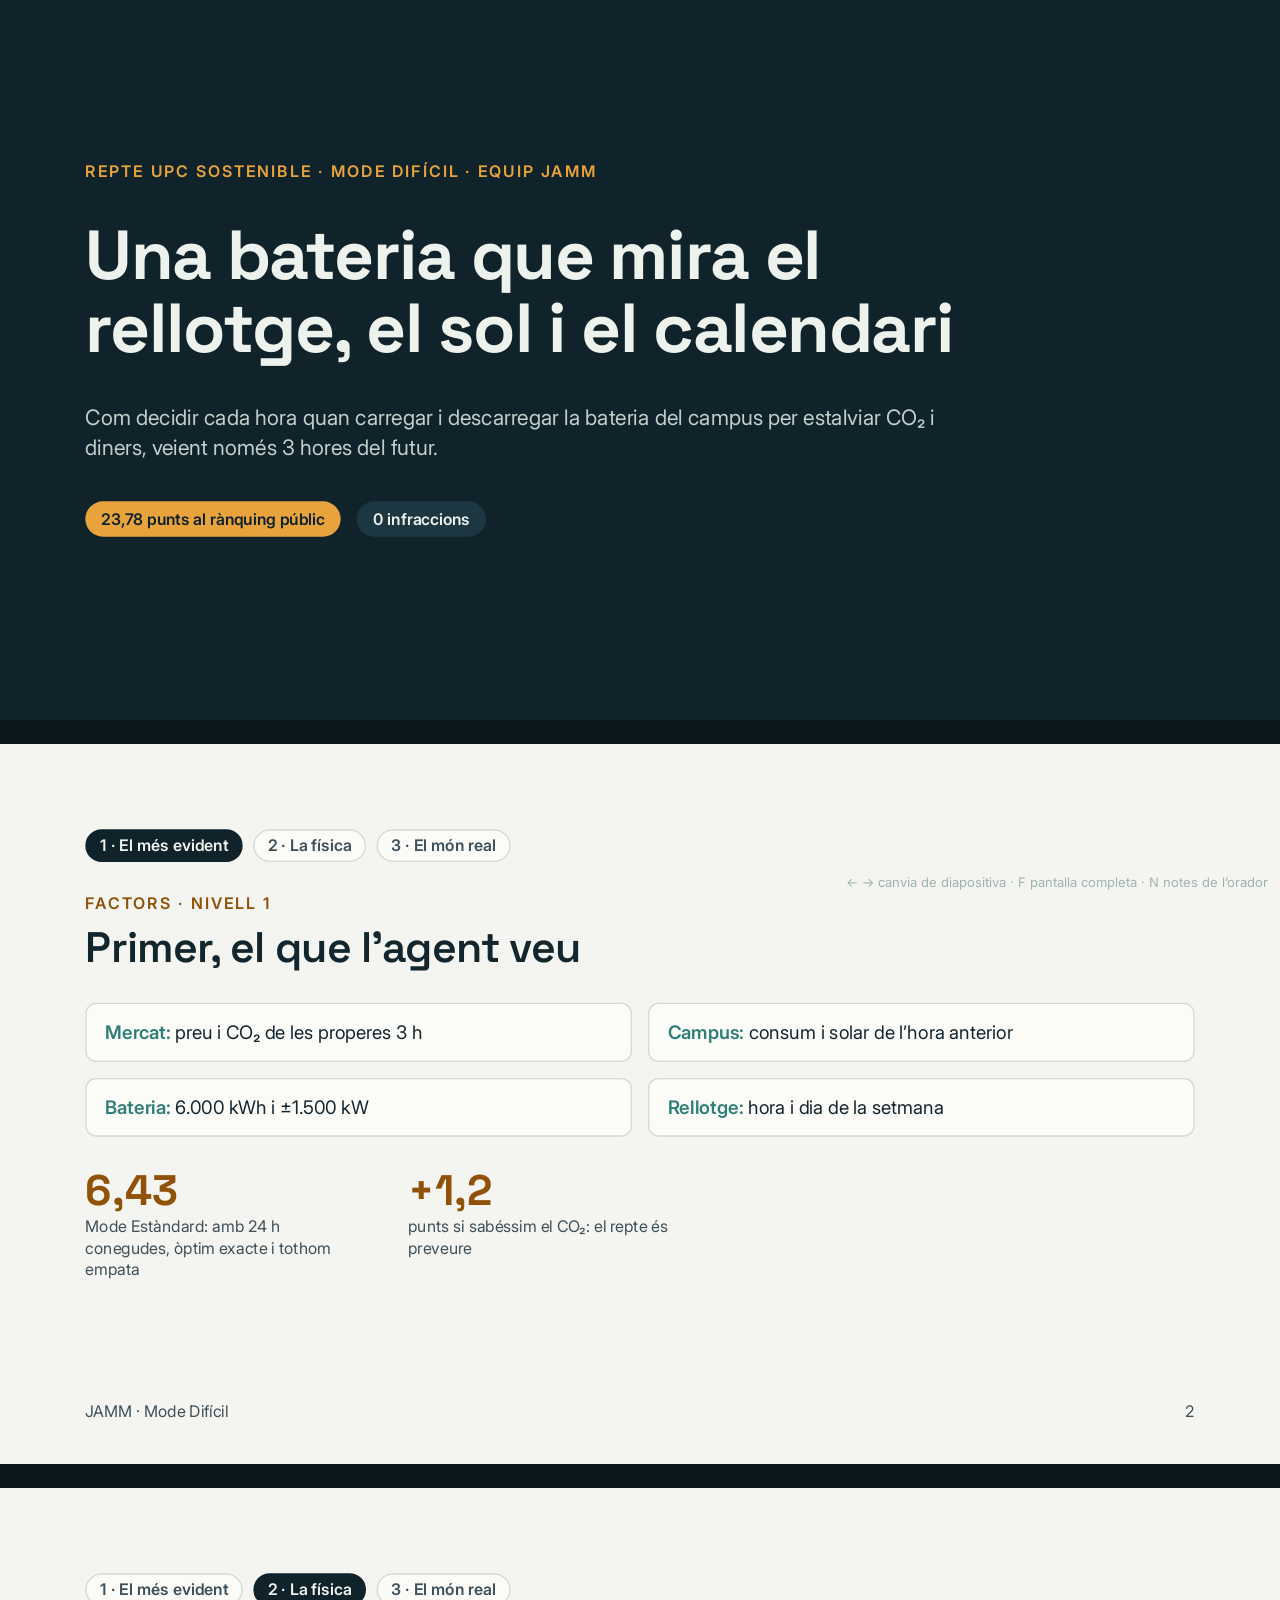
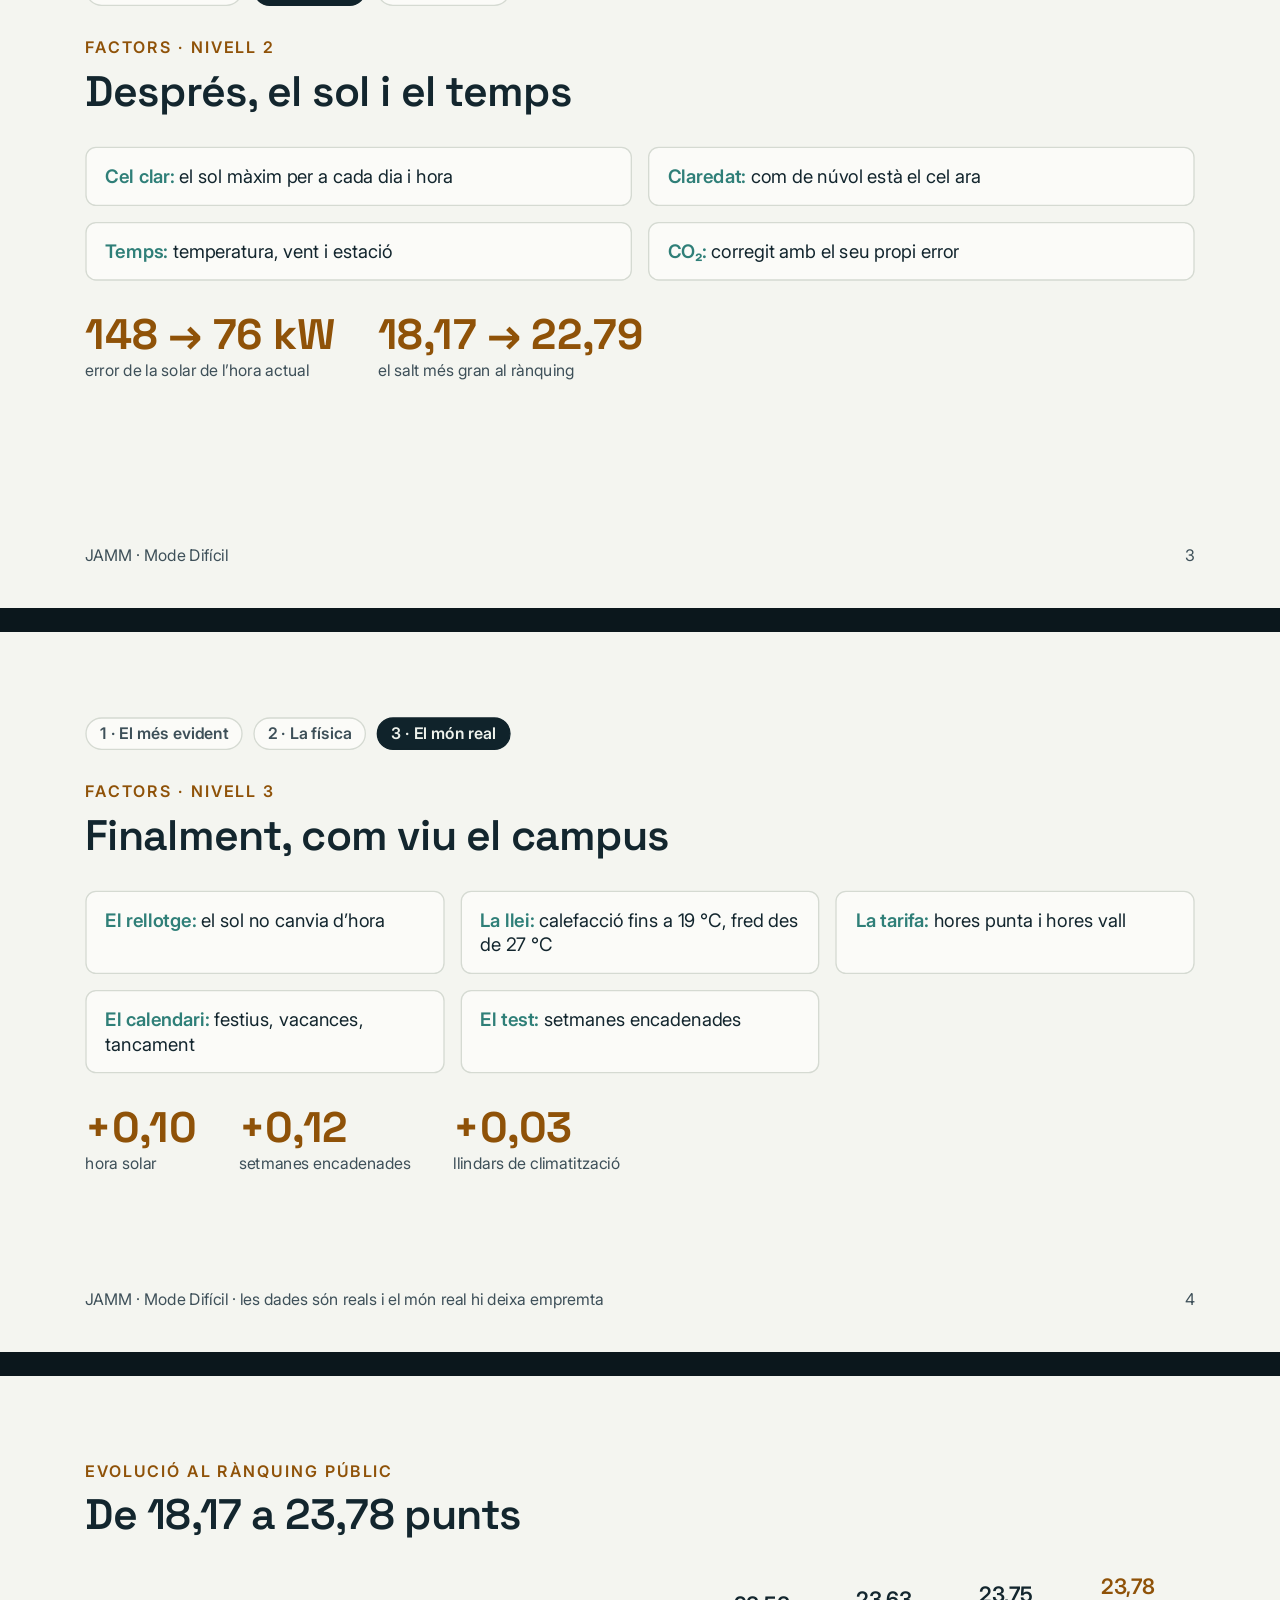
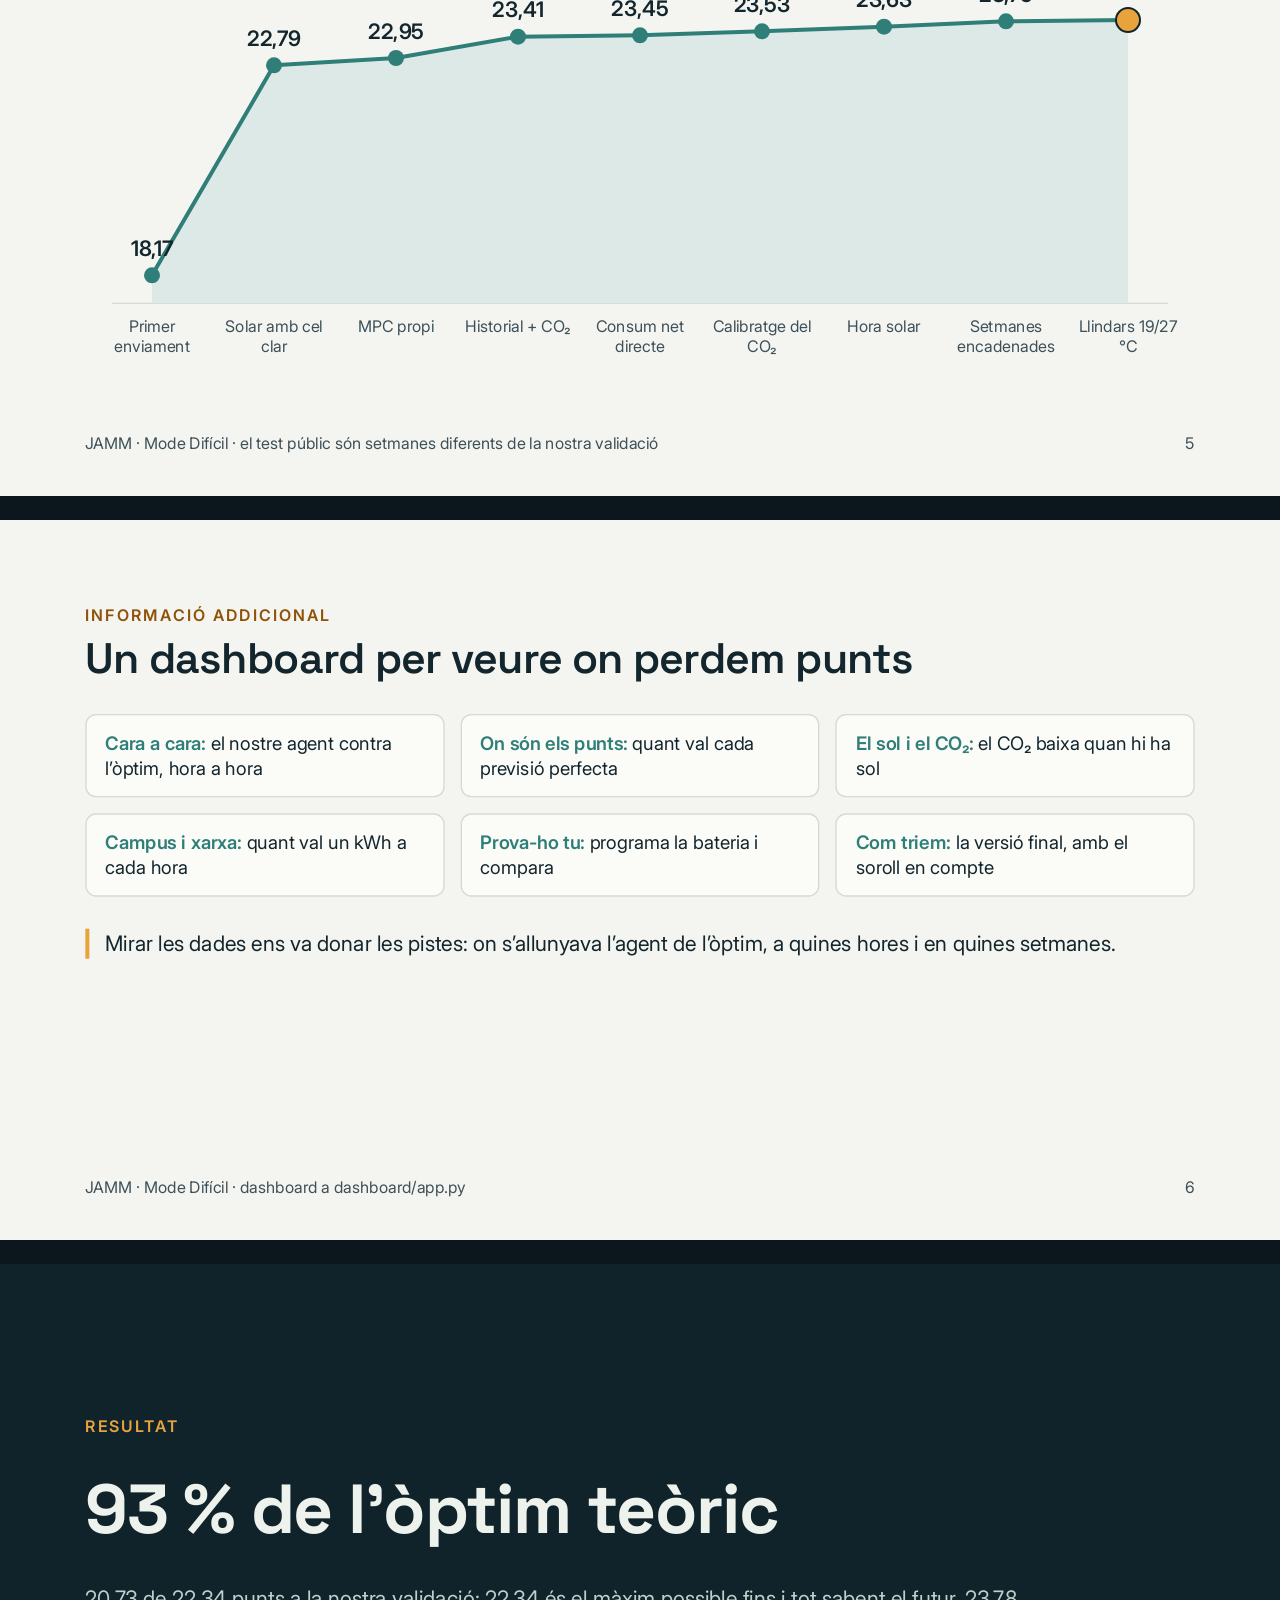
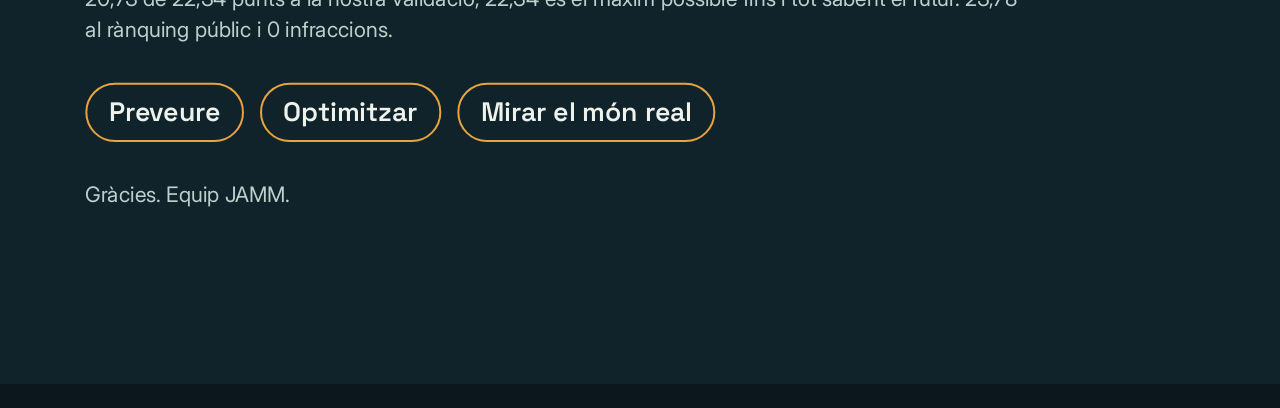
<file: docs/presentacio_JAMM_ca.html>
<!doctype html>
<html lang="ca"><head><meta charset="utf-8"><meta name="viewport" content="width=device-width,initial-scale=1">
<title>JAMM · Bateria del campus</title>
<link rel="stylesheet" href="https://fonts.googleapis.com/css2?family=Space+Grotesk:wght@300..700&family=Inter:wght@400;600&display=swap">
<style>
html,body{margin:0;background:#0B171C;}
body{counter-reset:page;}
.frame{position:relative;width:100vw;overflow:hidden;margin:0 auto 24px;}
.frame>section{position:absolute;left:0;top:0;width:1920px;height:1080px;transform-origin:0 0;}
.frame>section aside{display:none;}
body.notes .frame>section aside{display:block;position:absolute;left:128px;right:128px;bottom:8px;font-size:22px;line-height:1.35;background:rgba(16,35,43,.92);color:#EEF2EC;padding:16px 20px;border-radius:12px;}
.help{position:fixed;right:12px;bottom:10px;font:13px Inter,Arial,sans-serif;color:#9fb3b0;}
h1,h2,h3,p,ul{margin:0;}
:root {
  --dark: #10232B;
  --light: #F4F5F0;
  --amber: #E8A33D;
  --amber-ink: #8F5208;
  --ink: #13262E;
  --body: #3E5059;
  --dbody: #BFD0CC;
  --card: #FBFBF8;
  --line: #D5DAD2;
  --teal: #2F7F78;
}

section {
  background: var(--light);
  color: var(--ink);
  font-family: 'Inter', Arial, sans-serif;
  padding: 128px 128px 160px;
  display: flex;
  flex-direction: column;
  gap: 48px;
  box-sizing: border-box;
  counter-increment: page;
}
section.dark { background: var(--dark); color: #EEF2EC; }
section.accent { background: var(--amber); color: var(--dark); }

h1 { font-family: 'Space Grotesk', Arial, sans-serif; font-size: 104px; font-weight: 700; line-height: 1.05; letter-spacing: -2px; }
h2 { font-family: 'Space Grotesk', Arial, sans-serif; font-size: 64px; font-weight: 600; line-height: 1.1; letter-spacing: -1px; }
h3 { font-family: 'Space Grotesk', Arial, sans-serif; font-size: 40px; font-weight: 600; line-height: 1.15; }

.eyebrow { font-size: 24px; font-weight: 600; letter-spacing: 3px; text-transform: uppercase; color: var(--amber-ink); }
section.dark .eyebrow { color: var(--amber); }
section.accent .eyebrow { color: var(--dark); }

.lead { font-size: 32px; line-height: 1.45; color: var(--body); }
section.dark .lead { color: var(--dbody); }
section.accent .lead { color: var(--dark); }

.head { display: flex; flex-direction: column; gap: 16px; }

/* pie: una fila fijada */
.foot { position: absolute; left: 128px; bottom: 64px; width: 1664px; display: flex; justify-content: space-between; }
.foot .ft { font-size: 24px; color: var(--body); }
section.dark .foot .ft { color: var(--dbody); }
section.accent .foot .ft { color: var(--dark); }
.pg { font-size: 24px; color: var(--body); }
.pg::after { content: counter(page); }
section.accent .pg { color: var(--dark); }

/* portada */
.cover-title { max-width: 1400px; }
.cover-meta { display: flex; gap: 24px; }
.pill { font-size: 24px; font-weight: 600; padding: 12px 24px; border-radius: 999px; background: #1C3741; color: #EEF2EC; }
.pill.hot { background: var(--amber); color: var(--dark); }

/* tarjetas de cifras */
.tiles { display: grid; grid-template-columns: repeat(4, 1fr); gap: 24px; }
.tile { background: var(--card); border: 2px solid var(--line); border-radius: 16px; padding: 32px; display: flex; flex-direction: column; gap: 8px; }
.tile .big { font-family: 'Space Grotesk', Arial, sans-serif; font-size: 64px; font-weight: 600; line-height: 1.05; color: var(--ink); }
.tile .lbl { font-size: 24px; line-height: 1.35; color: var(--body); }
.formula { font-size: 32px; font-weight: 600; padding: 28px 32px; border-radius: 16px; background: var(--dark); color: #EEF2EC; }
.note { font-size: 24px; line-height: 1.4; color: var(--body); }

/* flujo de decisión */
.flow { display: flex; align-items: center; gap: 16px; }
.step { flex: 1; background: var(--card); border: 2px solid var(--line); border-radius: 16px; padding: 32px; display: flex; flex-direction: column; gap: 12px; align-self: stretch; }
.step .n { font-size: 24px; font-weight: 600; color: var(--amber-ink); }
.step .t { font-size: 24px; line-height: 1.4; color: var(--body); }
.arrow { width: 56px; height: 28px; background: var(--amber); }
.loop { font-size: 32px; line-height: 1.4; color: var(--ink); padding-left: 24px; border-left: 6px solid var(--amber); }

/* cifras grandes (diapositiva de acento) */
.vo { display: grid; grid-template-columns: repeat(3, 1fr); gap: 48px; }
.vo-item { display: flex; flex-direction: column; gap: 12px; padding-top: 24px; border-top: 4px solid var(--dark); }
.vo-item .num { font-family: 'Space Grotesk', Arial, sans-serif; font-size: 104px; font-weight: 700; line-height: 1; color: var(--dark); }
.vo-item .what { font-size: 32px; line-height: 1.35; color: var(--dark); }

/* gráfico de evolución */
.chart { position: relative; width: 1664px; height: 560px; }
.chart .val { position: absolute; width: 160px; font-size: 32px; font-weight: 600; text-align: center; color: var(--ink); }
.chart .val.best { color: var(--amber-ink); }
.chart .lab { position: absolute; top: 520px; width: 220px; font-size: 24px; line-height: 1.25; text-align: center; color: var(--body); }

/* tabla */
.tbl { font-size: 32px; color: var(--ink); width: 1664px; }

/* tarjetas del mundo real */
.cards3 { display: grid; grid-template-columns: repeat(3, 1fr); gap: 32px; }
.wcard { background: var(--card); border: 2px solid var(--line); border-radius: 16px; padding: 36px; display: flex; flex-direction: column; gap: 16px; }
.wcard .tag { font-size: 24px; font-weight: 600; letter-spacing: 2px; text-transform: uppercase; color: var(--teal); }
.wcard .txt { font-size: 32px; line-height: 1.35; color: var(--body); }
.wcard .res { font-size: 24px; font-weight: 600; line-height: 1.35; padding: 12px 18px; border-radius: 10px; background: #EFE3CF; color: var(--ink); }
.wcard .res.off { background: #E4E8E2; color: var(--body); }

/* filas de rigor */
.rows { display: flex; flex-direction: column; gap: 24px; }
.row { display: flex; gap: 32px; align-items: flex-start; background: var(--card); border: 2px solid var(--line); border-radius: 16px; padding: 24px 36px; }
.row .k { font-family: 'Space Grotesk', Arial, sans-serif; font-size: 64px; font-weight: 700; line-height: 1; color: var(--amber-ink); min-width: 64px; }
.row .rt { display: flex; flex-direction: column; gap: 8px; }
.row .rt .t { font-size: 32px; line-height: 1.35; color: var(--body); }

/* factors: tres nivells, del més evident al més concret */
.sub { font-size: 24px; line-height: 1.4; color: var(--body); }
.tiers { display: grid; grid-template-columns: repeat(3, 1fr); gap: 32px; }
.tier { background: var(--card); border: 2px solid var(--line); border-radius: 16px; padding: 32px 36px; display: flex; flex-direction: column; gap: 14px; }
.tier.hot { border: 3px solid var(--amber); background: #FBF4E8; }
.tier .lvl { font-size: 24px; font-weight: 600; letter-spacing: 2px; text-transform: uppercase; color: var(--teal); }
.tier.hot .lvl { color: var(--amber-ink); }
.tier .fl { font-size: 28px; line-height: 1.35; color: var(--ink); padding-left: 32px; }

/* recorregut en tres nivells */
.steps { display: flex; gap: 16px; }
.stp { font-size: 24px; font-weight: 600; padding: 8px 20px; border-radius: 999px; border: 2px solid var(--line); color: var(--body); background: var(--card); }
.stp.on { background: var(--dark); border-color: var(--dark); color: #EEF2EC; }
section.accent .stp { background: #F6D49E; border-color: #F6D49E; color: var(--dark); }
section.accent .stp.on { background: var(--dark); border-color: var(--dark); color: #EEF2EC; }
.chips { display: grid; grid-template-columns: repeat(2, 1fr); gap: 24px; }
.chips.three { grid-template-columns: repeat(3, 1fr); }
.chip { background: var(--card); border: 2px solid var(--line); border-radius: 16px; padding: 24px 28px; font-size: 28px; line-height: 1.3; color: var(--ink); }
.chip .ck { font-weight: 600; color: var(--teal); }
section.accent .chip { border-color: #F6D49E; }
section.accent .chip .ck { color: var(--amber-ink); }
.keys { display: flex; gap: 64px; }
.key { display: flex; flex-direction: column; gap: 4px; }
.key .kn { font-family: 'Space Grotesk', Arial, sans-serif; font-size: 64px; font-weight: 700; line-height: 1.05; color: var(--amber-ink); }
.key .kl { font-size: 24px; line-height: 1.35; color: var(--body); max-width: 420px; }
section.accent .key .kn { color: var(--dark); }
section.accent .key .kl { color: var(--dark); }

/* cierre */
.words { display: flex; gap: 24px; }
.word { font-family: 'Space Grotesk', Arial, sans-serif; font-size: 40px; font-weight: 600; padding: 16px 32px; border-radius: 999px; border: 3px solid var(--amber); color: #EEF2EC; }

/* entrada suave */
@keyframes rise { from { opacity: 0; transform: translateY(24px); } to { opacity: 1; transform: translateY(0); } }
.in { animation: rise 600ms ease-out both; animation-delay: calc(var(--i, 0) * 120ms); }

</style></head><body>
<section id="cover" class="dark" style="justify-content:center; gap:56px;">
<p class="eyebrow">Repte UPC Sostenible · Mode Difícil · Equip JAMM</p>
<h1 class="cover-title">Una bateria que mira el rellotge, el sol i el calendari</h1>
<p class="lead" style="max-width:1300px;">Com decidir cada hora quan carregar i descarregar la bateria del campus per estalviar CO₂ i diners, veient només 3 hores del futur.</p>
<div class="cover-meta">
<p class="pill hot">23,78 punts al rànquing públic</p>
<p class="pill">0 infraccions</p>
</div>
<aside>Bon dia. Som l’equip JAMM. El nostre repte era controlar la bateria del campus hora a hora per estalviar el màxim de CO₂ i de diners. La dificultat: només veiem 3 hores del mercat. En aquests minuts us expliquem com ho hem resolt i, sobretot, què hem après d’unes dades que són reals.</aside>
</section>

<section id="f1">
<div class="steps"><p class="stp on">1 · El més evident</p><p class="stp">2 · La física</p><p class="stp">3 · El món real</p></div>
<div class="head">
<p class="eyebrow">Factors · nivell 1</p>
<h2>Primer, el que l’agent veu</h2>
</div>
<div class="chips">
<p class="chip in" style="--i:0;"><span class="ck">Mercat:</span> preu i CO₂ de les properes 3 h</p>
<p class="chip in" style="--i:1;"><span class="ck">Campus:</span> consum i solar de l’hora anterior</p>
<p class="chip in" style="--i:2;"><span class="ck">Bateria:</span> 6.000 kWh i ±1.500 kW</p>
<p class="chip in" style="--i:3;"><span class="ck">Rellotge:</span> hora i dia de la setmana</p>
</div>
<div class="keys">
<div class="key"><p class="kn">6,43</p><p class="kl">Mode Estàndard: amb 24 h conegudes, òptim exacte i tothom empata</p></div>
<div class="key"><p class="kn">+1,2</p><p class="kl">punts si sabéssim el CO₂: el repte és preveure</p></div>
</div>
<div class="foot"><p class="ft">JAMM · Mode Difícil</p><div class="pg"></div></div>
<aside>Vam començar pel més evident: el que l’agent veu directament. El preu i el CO₂ de les tres hores següents, el consum i la solar de l’hora anterior, els límits de la bateria i l’hora del dia.

Una primera reflexió: al Mode Estàndard, amb 24 hores de mercat conegudes, això ja n’hi havia prou. Un programa lineal donava l’òptim exacte, 6,43, i per això gairebé tots els equips hi vam empatar. El problema estava resolt i no hi havia res a guanyar.

Al Mode Difícil tot canvia: només veiem tres hores. Així que, abans de provar idees a cegues, vam mesurar on eren els punts. Vam donar a l’agent les dades reals, una a una. Saber el CO₂ valia 1,2 punts; saber el consum i la solar de l’hora actual, 0,7; el preu, només 0,2. Conclusió: el repte no és optimitzar, és preveure, i sobretot preveure el CO₂.</aside>
</section>

<section id="f2">
<div class="steps"><p class="stp">1 · El més evident</p><p class="stp on">2 · La física</p><p class="stp">3 · El món real</p></div>
<div class="head">
<p class="eyebrow">Factors · nivell 2</p>
<h2>Després, el sol i el temps</h2>
</div>
<div class="chips">
<p class="chip in" style="--i:0;"><span class="ck">Cel clar:</span> el sol màxim per a cada dia i hora</p>
<p class="chip in" style="--i:1;"><span class="ck">Claredat:</span> com de núvol està el cel ara</p>
<p class="chip in" style="--i:2;"><span class="ck">Temps:</span> temperatura, vent i estació</p>
<p class="chip in" style="--i:3;"><span class="ck">CO₂:</span> corregit amb el seu propi error</p>
</div>
<div class="keys">
<div class="key"><p class="kn">148 → 76 kW</p><p class="kl">error de la solar de l’hora actual</p></div>
<div class="key"><p class="kn">18,17 → 22,79</p><p class="kl">el salt més gran al rànquing</p></div>
</div>
<div class="foot"><p class="ft">JAMM · Mode Difícil</p><div class="pg"></div></div>
<aside>El segon nivell va ser la física. Amb la solar multiplicada per 12, al migdia les plaques poden cobrir tot el consum del campus, així que preveure el sol és clau.

En lloc de demanar a un model que endevinés la solar, la vam separar en dues parts: quant sol hi hauria amb el cel clar, que depèn només del dia de l’any i de l’hora, i com de núvol està el cel, que es manté força d’una hora a la següent. El model ja no ha d’aprendre astronomia, només el temps que fa. L’error de la solar de l’hora actual va baixar a la meitat, i va ser el salt més gran al rànquing.

Una altra reflexió: el CO₂ de la xarxa també depèn del sol, però del de tota Espanya. Per això el corregim cada hora amb el seu propi error: comparem el que havíem previst fa tres hores amb el que ha passat de veritat. La lliçó: entendre el fenomen funciona millor que un model més complicat.</aside>
</section>

<section id="f3">
<div class="steps"><p class="stp">1 · El més evident</p><p class="stp">2 · La física</p><p class="stp on">3 · El món real</p></div>
<div class="head">
<p class="eyebrow">Factors · nivell 3</p>
<h2>Finalment, com viu el campus</h2>
</div>
<div class="chips three">
<p class="chip in" style="--i:0;"><span class="ck">El rellotge:</span> el sol no canvia d’hora</p>
<p class="chip in" style="--i:1;"><span class="ck">La llei:</span> calefacció fins a 19 °C, fred des de 27 °C</p>
<p class="chip in" style="--i:2;"><span class="ck">La tarifa:</span> hores punta i hores vall</p>
<p class="chip in" style="--i:3;"><span class="ck">El calendari:</span> festius, vacances, tancament</p>
<p class="chip in" style="--i:4;"><span class="ck">El test:</span> setmanes encadenades</p>
</div>
<div class="keys">
<div class="key"><p class="kn">+0,10</p><p class="kl">hora solar</p></div>
<div class="key"><p class="kn">+0,12</p><p class="kl">setmanes encadenades</p></div>
<div class="key"><p class="kn">+0,03</p><p class="kl">llindars de climatització</p></div>
</div>
<div class="foot"><p class="ft">JAMM · Mode Difícil · les dades són reals i el món real hi deixa empremta</p><div class="pg"></div></div>
<aside>L’últim nivell és el que més ens ha ensenyat: les dades són reals, i la vida real hi deixa empremta.

El rellotge: el sol no canvia d’hora, però el rellotge sí. Dues setmanes del test tenen canvi d’hora i l’entrenament no en té cap, perquè justament aquells dies en queden fora. Vam passar el model del sol a hora solar.

La llei: els edificis públics no poden escalfar per sobre de 19 graus ni refredar per sota de 27. El consum del campus respon a aquests llindars, i afegir-los ens va donar la millor puntuació. I la tarifa: el preu porta peatges, amb hores punta i hores vall, i per a la tarifa la Diada és un dia laborable.

El calendari i el test: festius, vacances i tancament del campus; i el test és un sol episodi amb l’última setmana de cada mes, així que l’agent planifica el salt d’una setmana a la següent.

També hem après del que no ha funcionat: el calendari acadèmic gairebé no canvia el consum, i les onades de calor van baixar la puntuació. Per això decidim amb proves, no per intuïció.</aside>
</section>

<section id="evolucion">
<div class="head">
<p class="eyebrow">Evolució al rànquing públic</p>
<h2>De 18,17 a 23,78 punts</h2>
</div>
<div class="chart">
<svg aria-label="Gràfic de la puntuació pública per versió: 18,17; 22,79; 22,95; 23,41; 23,45; 23,53; 23,63; 23,75 i 23,78" width="1664" height="600" viewBox="0 0 1664 600" style="position:absolute; left:0; top:0; width:1664px; height:600px;">
<line x1="40" y1="500" x2="1624" y2="500" stroke="#D5DAD2" stroke-width="2"/>
<polygon points="100,458 283,143 466,132 649,100 832,98 1015,92 1198,85 1381,77 1564,75 1564,500 100,500" fill="#DCE9E6"/>
<polyline points="100,458 283,143 466,132 649,100 832,98 1015,92 1198,85 1381,77 1564,75" fill="none" stroke="#2F7F78" stroke-width="6" stroke-linejoin="round"/>
<circle cx="100" cy="458" r="12" fill="#2F7F78"/>
<circle cx="283" cy="143" r="12" fill="#2F7F78"/>
<circle cx="466" cy="132" r="12" fill="#2F7F78"/>
<circle cx="649" cy="100" r="12" fill="#2F7F78"/>
<circle cx="832" cy="98" r="12" fill="#2F7F78"/>
<circle cx="1015" cy="92" r="12" fill="#2F7F78"/>
<circle cx="1198" cy="85" r="12" fill="#2F7F78"/>
<circle cx="1381" cy="77" r="12" fill="#2F7F78"/>
<circle cx="1564" cy="75" r="18" fill="#E8A33D" stroke="#10232B" stroke-width="3"/>
</svg>
<p class="val" style="left:20px; top:398px;">18,17</p>
<p class="val" style="left:203px; top:83px;">22,79</p>
<p class="val" style="left:386px; top:72px;">22,95</p>
<p class="val" style="left:569px; top:40px;">23,41</p>
<p class="val" style="left:752px; top:38px;">23,45</p>
<p class="val" style="left:935px; top:32px;">23,53</p>
<p class="val" style="left:1118px; top:25px;">23,63</p>
<p class="val" style="left:1301px; top:17px;">23,75</p>
<p class="val best" style="left:1484px; top:5px;">23,78</p>
<p class="lab" style="left:10px; width:180px;">Primer enviament</p>
<p class="lab" style="left:193px; width:180px;">Solar amb cel clar</p>
<p class="lab" style="left:376px; width:180px;">MPC propi</p>
<p class="lab" style="left:559px; width:180px;">Historial + CO₂</p>
<p class="lab" style="left:742px; width:180px;">Consum net directe</p>
<p class="lab" style="left:925px; width:180px;">Calibratge del CO₂</p>
<p class="lab" style="left:1108px; width:180px;">Hora solar</p>
<p class="lab" style="left:1291px; width:180px;">Setmanes encadenades</p>
<p class="lab" style="left:1474px; width:180px;">Llindars 19/27 °C</p>
</div>
<div class="foot"><p class="ft">JAMM · Mode Difícil · el test públic són setmanes diferents de la nostra validació</p><div class="pg"></div></div>
<aside>Així ha evolucionat la nostra puntuació pública. El gran salt ve de preveure bé la solar amb un model físic de cel clar. Després, cada versió suma dècimes: començar amb historial, un CO₂ millor previst, el calibratge del CO₂, l’hora solar, planificar el salt entre les setmanes del test i, finalment, els llindars de climatització dels edificis públics. De 18,17 a 23,78.</aside>
</section>

<section id="dash">
<div class="head">
<p class="eyebrow">Informació addicional</p>
<h2>Un dashboard per veure on perdem punts</h2>
</div>
<div class="chips three">
<p class="chip in" style="--i:0;"><span class="ck">Cara a cara:</span> el nostre agent contra l’òptim, hora a hora</p>
<p class="chip in" style="--i:1;"><span class="ck">On són els punts:</span> quant val cada previsió perfecta</p>
<p class="chip in" style="--i:2;"><span class="ck">El sol i el CO₂:</span> el CO₂ baixa quan hi ha sol</p>
<p class="chip in" style="--i:3;"><span class="ck">Campus i xarxa:</span> quant val un kWh a cada hora</p>
<p class="chip in" style="--i:4;"><span class="ck">Prova-ho tu:</span> programa la bateria i compara</p>
<p class="chip in" style="--i:5;"><span class="ck">Com triem:</span> la versió final, amb el soroll en compte</p>
</div>
<p class="loop">Mirar les dades ens va donar les pistes: on s’allunyava l’agent de l’òptim, a quines hores i en quines setmanes.</p>
<div class="foot"><p class="ft">JAMM · Mode Difícil · dashboard a dashboard/app.py</p><div class="pg"></div></div>
<aside>Com a informació addicional: no hem treballat a cegues. Hem fet un dashboard per visualitzar les dades i el comportament de l’agent, i d’allà han sortit moltes de les millores.

Per exemple, posant el nostre agent cara a cara amb l’òptim vam veure que carregava de la xarxa de nit força més que l’òptim, i que perdíem més punts a les setmanes de primavera i de Nadal. La pestanya «On són els punts» ens va dir que el marge era al CO₂ i a l’hora actual. I veure com el CO₂ baixa quan hi ha sol ens va portar a treballar la relació entre el sol i el CO₂.

També hi ha una pestanya per triar la versió final tenint en compte el soroll del rànquing públic, perquè la nota pública més alta no és necessàriament el millor model per al test privat.</aside>
</section>

<section id="cierre" class="dark" style="justify-content:center; gap:56px;">
<p class="eyebrow">Resultat</p>
<h1>93 % de l’òptim teòric</h1>
<p class="lead" style="max-width:1400px;">20,73 de 22,34 punts a la nostra validació; 22,34 és el màxim possible fins i tot sabent el futur. 23,78 al rànquing públic i 0 infraccions.</p>
<div class="words">
<p class="word">Preveure</p>
<p class="word">Optimitzar</p>
<p class="word">Mirar el món real</p>
</div>
<p class="lead">Gràcies. Equip JAMM.</p>
<aside>En resum: el nostre agent aconsegueix el 93 % del que faria un agent que conegués el futur. Ho hem aconseguit combinant tres coses: preveure bé, optimitzar cada hora i mirar el món real: el rellotge, la tarifa, les normes de climatització i el calendari. Moltes gràcies.</aside>
</section>

<div class="help">← → canvia de diapositiva · F pantalla completa · N notes de l’orador</div>
<script>
const secs=[...document.querySelectorAll('body>section')];
secs.forEach(s=>{const f=document.createElement('div');f.className='frame';s.parentNode.insertBefore(f,s);f.appendChild(s);});
function fit(){const w=document.documentElement.clientWidth,h=window.innerHeight;const k=document.fullscreenElement?Math.min(w/1920,h/1080):w/1920;
document.querySelectorAll('.frame').forEach(f=>{f.style.width=(1920*k)+'px';f.style.height=(1080*k)+'px';f.firstElementChild.style.transform='scale('+k+')';});}
addEventListener('resize',fit);document.addEventListener('fullscreenchange',fit);fit();
let cur=0;const frames=()=>[...document.querySelectorAll('.frame')];
function go(i){const fs=frames();cur=Math.max(0,Math.min(fs.length-1,i));fs[cur].scrollIntoView({behavior:'smooth',block:'center'});}
addEventListener('keydown',e=>{if(['ArrowRight','ArrowDown','PageDown',' '].includes(e.key)){e.preventDefault();go(cur+1);}
else if(['ArrowLeft','ArrowUp','PageUp'].includes(e.key)){e.preventDefault();go(cur-1);}
else if(e.key==='f'||e.key==='F'){document.fullscreenElement?document.exitFullscreen():document.documentElement.requestFullscreen();}
else if(e.key==='n'||e.key==='N'){document.body.classList.toggle('notes');}});
</script></body></html>
</file>
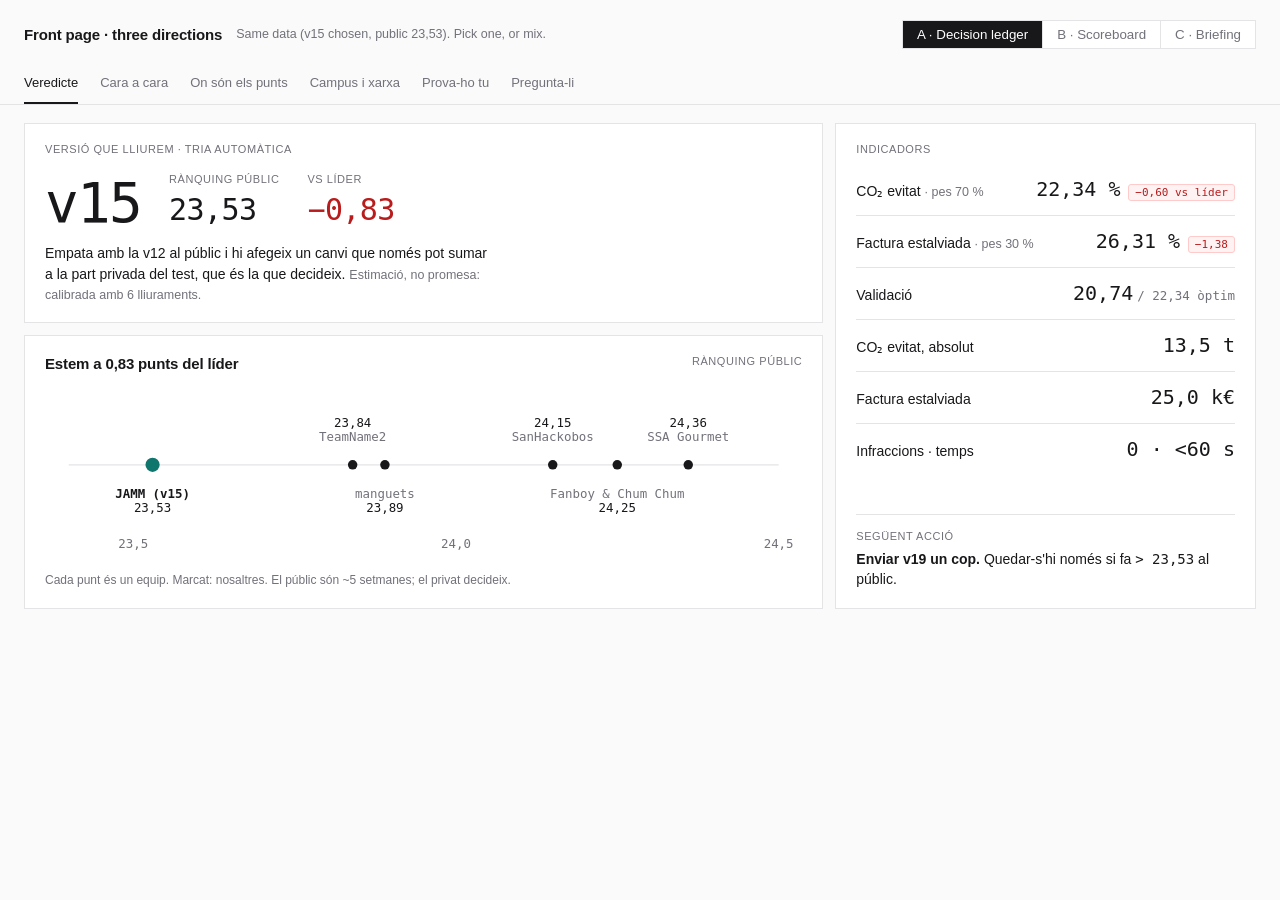
<file: dashboard/mockups/front_page_options.html>
<!doctype html>
<html lang="ca"><head><meta charset="utf-8"><meta name="viewport" content="width=device-width,initial-scale=1">
<title>Front page options</title>
<style>
:root{--bg:#FAFAFA;--card:#fff;--line:#E4E4E7;--ink:#18181B;--mute:#71717A;--acc:#0F766E;--up:#15803D;--dn:#B91C1C;--upbg:#F0FDF4;--dnbg:#FEF2F2}
*{box-sizing:border-box;margin:0}
body{background:var(--bg);color:var(--ink);font:14px/1.45 Inter,-apple-system,"Segoe UI",sans-serif;padding:20px 24px 60px}
.m,.num{font-family:ui-monospace,"JetBrains Mono",Consolas,monospace;font-variant-numeric:tabular-nums}
.lab{font-size:11px;letter-spacing:.05em;text-transform:uppercase;color:var(--mute);font-weight:500}
.box{background:var(--card);border:1px solid var(--line)}
.pad{padding:18px 20px}
h1{font-size:15px;font-weight:600;letter-spacing:-.01em}
h2{font-size:15px;font-weight:600;letter-spacing:-.01em;line-height:1.3}
.sub{color:var(--mute);font-size:12.5px}
.badge{display:inline-block;font:500 11px ui-monospace,Consolas,monospace;padding:1px 6px;border:1px solid;border-radius:3px}
.up{color:var(--up);background:var(--upbg);border-color:#BBF7D0}.dn{color:var(--dn);background:var(--dnbg);border-color:#FECACA}
.bar{display:flex;align-items:center;gap:14px;margin-bottom:16px;flex-wrap:wrap}
.bar .opts{margin-left:auto;display:flex;gap:0;border:1px solid var(--line);background:#fff}
.bar button{font:500 12px inherit;font-family:inherit;border:0;background:#fff;padding:6px 14px;cursor:pointer;color:var(--mute);border-right:1px solid var(--line)}
.bar button:last-child{border:0}.bar button.on{background:var(--ink);color:#fff}
.opt{display:none}.opt.on{display:block}
.nav{display:flex;gap:22px;border-bottom:1px solid var(--line);margin:0 -24px 18px;padding:0 24px;font-size:13px;color:var(--mute)}
.nav span{padding:9px 0}.nav .a{color:var(--ink);border-bottom:2px solid var(--ink)}
.row{display:grid;gap:12px}
.hair>*+*{border-top:1px solid var(--line)}
.kv{display:flex;justify-content:space-between;align-items:baseline;padding:11px 0;gap:10px}
.big{font-size:56px;line-height:1;letter-spacing:-.03em;font-weight:500}
table{border-collapse:collapse;width:100%}td,th{padding:8px 0;border-top:1px solid var(--line);text-align:left;font-weight:400}
th{border-top:0}td.r,th.r{text-align:right}
.hl td{font-weight:600}
svg text{font-family:ui-monospace,Consolas,monospace;font-size:10.5px;fill:var(--mute)}
.num,.big{white-space:nowrap}
.note{font-size:12px;color:var(--mute);margin-top:8px}
@media(max-width:860px){.g2,.g3,.g4{grid-template-columns:1fr!important}}
</style></head><body>

<div class="bar">
  <h1>Front page · three directions</h1><span class="sub">Same data (v15 chosen, public 23,53). Pick one, or mix.</span>
  <div class="opts"><button class="on" data-o="A">A · Decision ledger</button><button data-o="B">B · Scoreboard</button><button data-o="C">C · Briefing</button></div>
</div>

<div class="nav"><span class="a">Veredicte</span><span>Cara a cara</span><span>On són els punts</span><span>Campus i xarxa</span><span>Prova-ho tu</span><span>Pregunta-li</span></div>

<!-- ================= A ================= -->
<section class="opt on" id="A">
<div class="row g2" style="grid-template-columns:minmax(0,1.9fr) minmax(0,1fr)">
  <div class="row">
    <div class="box pad">
      <div class="lab">Versió que lliurem · tria automàtica</div>
      <div style="display:flex;align-items:flex-end;gap:28px;margin:14px 0 12px;flex-wrap:wrap">
        <div class="big num">v15</div>
        <div><div class="lab">Rànquing públic</div><div class="num" style="font-size:30px;letter-spacing:-.02em">23,53</div></div>
        <div><div class="lab">vs líder</div><div class="num" style="font-size:30px;letter-spacing:-.02em;color:var(--dn)">−0,83</div></div>
      </div>
      <p style="max-width:58ch">Empata amb la v12 al públic i hi afegeix un canvi que només pot sumar a la part privada del test, que és la que decideix. <span class="sub">Estimació, no promesa: calibrada amb 6 lliuraments.</span></p>
    </div>
    <div class="box pad">
      <div style="display:flex;justify-content:space-between"><h2>Estem a 0,83 punts del líder</h2><span class="lab">Rànquing públic</span></div>
      <svg viewBox="0 0 640 150" width="100%" style="margin-top:8px">
        <line x1="20" x2="620" y1="70" y2="70" stroke="#E4E4E7"/>
        <g id="lbA"></g>
      </svg>
      <p class="note">Cada punt és un equip. Marcat: nosaltres. El públic són ~5 setmanes; el privat decideix.</p>
    </div>
  </div>
  <div class="box pad" style="display:flex;flex-direction:column">
    <div class="lab">Indicadors</div>
    <div class="hair" style="margin-top:6px">
      <div class="kv"><span>CO₂ evitat <span class="sub">· pes 70 %</span></span><span><span class="num" style="font-size:20px">22,34 %</span> &nbsp;<span class="badge dn">−0,60 vs líder</span></span></div>
      <div class="kv"><span>Factura estalviada <span class="sub">· pes 30 %</span></span><span><span class="num" style="font-size:20px">26,31 %</span> &nbsp;<span class="badge dn">−1,38</span></span></div>
      <div class="kv"><span>Validació</span><span><span class="num" style="font-size:20px">20,74</span> <span class="sub num">/ 22,34 òptim</span></span></div>
      <div class="kv"><span>CO₂ evitat, absolut</span><span class="num" style="font-size:20px">13,5 t</span></div>
      <div class="kv"><span>Factura estalviada</span><span class="num" style="font-size:20px">25,0 k€</span></div>
      <div class="kv"><span>Infraccions · temps</span><span class="num" style="font-size:20px">0 · &lt;60 s</span></div>
    </div>
    <div style="margin-top:auto;border-top:1px solid var(--line);padding-top:14px">
      <div class="lab">Següent acció</div>
      <p style="margin-top:4px"><b>Enviar v19 un cop.</b> Quedar-s'hi només si fa <span class="num">&gt; 23,53</span> al públic.</p>
    </div>
  </div>
</div>
</section>

<!-- ================= B ================= -->
<section class="opt" id="B">
<div class="box" style="display:grid;grid-template-columns:1.2fr 1fr 1fr 1fr 1fr 1fr">
  <div class="pad" style="border-right:1px solid var(--line)"><div class="lab">Versió</div><div class="num" style="font-size:34px;margin-top:6px;letter-spacing:-.02em">v15</div><div class="sub">tria automàtica</div></div>
  <div class="pad" style="border-right:1px solid var(--line)"><div class="lab">Nota pública</div><div class="num" style="font-size:34px;margin-top:6px;letter-spacing:-.02em">23,53</div><span class="badge up">+0,00 vs v12</span></div>
  <div class="pad" style="border-right:1px solid var(--line)"><div class="lab">vs líder</div><div class="num" style="font-size:34px;margin-top:6px;letter-spacing:-.02em">−0,83</div><span class="badge dn">24,36</span></div>
  <div class="pad" style="border-right:1px solid var(--line)"><div class="lab">CO₂ · 70 %</div><div class="num" style="font-size:34px;margin-top:6px;letter-spacing:-.02em">22,3 %</div><span class="sub num">13,5 t</span></div>
  <div class="pad" style="border-right:1px solid var(--line)"><div class="lab">Cost · 30 %</div><div class="num" style="font-size:34px;margin-top:6px;letter-spacing:-.02em">26,3 %</div><span class="sub num">25,0 k€</span></div>
  <div class="pad"><div class="lab">Validació</div><div class="num" style="font-size:34px;margin-top:6px;letter-spacing:-.02em">92,8 %</div><span class="sub num">de l'òptim</span></div>
</div>
<div class="row g2" style="grid-template-columns:minmax(0,1.5fr) minmax(0,1fr);margin-top:12px">
  <div class="box pad">
    <div style="display:flex;justify-content:space-between"><h2>La nota va pujar de 18,17 a 23,53, però no sempre en línia recta</h2><span class="lab">Públic per versió</span></div>
    <svg viewBox="0 0 640 210" width="100%" id="trendB" style="margin-top:6px"></svg>
    <p class="note">Les versions v10, v13, v16–v18 van baixar al públic tot i millorar a la validació: la validació sola no mana.</p>
  </div>
  <div class="box pad">
    <div style="display:flex;justify-content:space-between"><h2>On queden els 1,62 punts</h2><span class="lab">Info perfecta</span></div>
    <div id="voiB" style="margin-top:14px"></div>
    <p class="note">Guany mitjà en 3 plecs si coneguéssim tot això. El planificador no és la palanca; la previsió sí.</p>
  </div>
</div>
</section>

<!-- ================= C ================= -->
<section class="opt" id="C">
<div class="row g3" style="grid-template-columns:minmax(0,1.1fr) minmax(0,1.4fr) minmax(0,1fr)">
  <div class="box pad" style="display:flex;flex-direction:column;gap:18px">
    <div><div class="lab">Lliurem</div><div class="num" style="font-size:44px;letter-spacing:-.03em;margin-top:4px">v15</div></div>
    <div><div class="lab">Nota al rànquing</div><div class="big num" style="font-size:64px;color:var(--acc)">23,53</div>
      <div style="margin-top:8px"><span class="badge dn">−0,83 vs líder</span> <span class="badge up">+0,00 vs v12</span></div></div>
    <p class="sub" style="margin-top:auto">Tria feta pel dashboard per al test privat: empata amb v12 i hi afegeix un canvi que només actua a la part privada.</p>
  </div>
  <div class="row">
    <div class="box pad">
      <div class="lab">D'on surt la nota</div>
      <div style="display:flex;height:10px;margin:12px 0 8px;border:1px solid var(--line)"><div style="width:70%;background:var(--acc)"></div><div style="width:30%;background:#fff"></div></div>
      <div style="display:flex;justify-content:space-between" class="m"><span>0,7 × 22,34 % CO₂ = <b>15,64</b></span><span>0,3 × 26,31 % cost = <b>7,89</b></span></div>
    </div>
    <div class="box pad">
      <div style="display:flex;justify-content:space-between"><span class="lab">Equips</span><span class="lab">CO₂ · cost</span></div>
      <table class="m" style="margin-top:6px;font-size:13px" id="tblC"></table>
    </div>
  </div>
  <div class="box pad" style="display:flex;flex-direction:column;gap:14px">
    <div class="lab">Decisió pendent</div>
    <h2>Enviar v19 un cop</h2>
    <p class="sub">v15 + previsions conscients del canvi de setmana. Plecs: +0,22 / +0,17 / +0,08.</p>
    <div style="border:1px solid var(--line);padding:12px"><div class="lab">Regla</div><div style="margin-top:4px">Quedar-s'hi només si el públic és <span class="num"><b>&gt; 23,53</b></span>. Si no, ens quedem amb v15.</div></div>
    <div class="lab" style="margin-top:4px">Validació · v15</div>
    <div><div style="height:6px;background:#F4F4F5"><div style="width:92.8%;height:100%;background:var(--ink)"></div></div>
      <div class="m" style="display:flex;justify-content:space-between;margin-top:6px;font-size:12px"><span>20,74</span><span class="sub">òptim 22,34</span></div></div>
    <p class="note" style="margin-top:auto">No verificat: estimació amb 6 lliuraments, soroll ±0,35 per comparació.</p>
  </div>
</div>
</section>

<script>
const $=s=>document.querySelector(s), NS='http://www.w3.org/2000/svg';
document.querySelectorAll('[data-o]').forEach(b=>b.onclick=()=>{
  document.querySelectorAll('.bar button').forEach(x=>x.classList.toggle('on',x===b));
  document.querySelectorAll('.opt').forEach(s=>s.classList.toggle('on',s.id===b.dataset.o));});
const f=n=>n.toFixed(2).replace('.',',');
// A: leaderboard dot strip
const teams=[['SSA Gourmet',24.36],['Fanboy & Chum Chum',24.25],['SanHackobos',24.15],['manguets',23.89],['TeamName2',23.84],['JAMM (v15)',23.53]];
const x=v=>20+(v-23.4)/(24.5-23.4)*600; let h='';
teams.forEach(([n,v],i)=>{const me=i==5,up=i%2==0;
  h+=`<circle cx="${x(v)}" cy="70" r="${me?6:4}" fill="${me?'#0F766E':'#18181B'}"/><text x="${x(v)}" y="${up?50:98}" text-anchor="middle" style="${me?'fill:#18181B;font-weight:600':''}">${n}</text><text x="${x(v)}" y="${up?38:110}" text-anchor="middle" style="fill:#18181B">${f(v)}</text>`;});
[23.5,24,24.5].forEach(t=>h+=`<text x="${x(t)}" y="140" text-anchor="middle">${t.toFixed(1).replace('.',',')}</text>`);
$('#lbA').innerHTML=h;
// B: trend
const vs=[['v2',18.17],['v6',22.79],['v8',23.41],['v9',23.45],['v10',22.95],['v12',23.53],['v13',23.07],['v15',23.53],['v16',22.97],['v17',23.29],['v18',23.13]];
const tx=i=>40+i*(570/(vs.length-1)), ty=v=>180-(v-22.6)/(23.8-22.6)*150;
let t='<line x1="30" x2="620" y1="'+ty(24.36)+'" y2="'+ty(24.36)+'" stroke="#A1A1AA" stroke-dasharray="2 3"/><text x="620" y="'+(ty(24.36)-5)+'" text-anchor="end">líder 24,36</text>';
let pts=vs.map(([n,v],i)=>[tx(i),Math.max(ty(v),ty(23.8)+0)]);
t+=`<polyline fill="none" stroke="#0F766E" stroke-width="1.5" points="${vs.map(([n,v],i)=>tx(i)+','+Math.min(185,ty(Math.max(v,22.6)))).join(' ')}"/>`;
vs.forEach(([n,v],i)=>{const y=ty(Math.max(v,22.6));const best=n=='v15'||n=='v12';
 t+=`<circle cx="${tx(i)}" cy="${y}" r="${n=='v15'?5:3}" fill="${n=='v15'?'#0F766E':'#fff'}" stroke="#0F766E" stroke-width="1.5"/><text x="${tx(i)}" y="205" text-anchor="middle">${n}</text>`;
 if(['v2','v8','v12','v15'].includes(n)||n=='v10')t+=`<text x="${tx(i)}" y="${y-9}" text-anchor="middle" style="fill:#18181B">${f(v)}</text>`;});
$('#trendB').innerHTML=t+'<text x="620" y="205" text-anchor="end">eix truncat a 22,6</text>';
// B: voi
const voi=[['Consum−solar, hora actual',0.48],['Consum−solar, 24 h',0.63],['CO₂ més enllà de 3 h',0.50],['Preu més enllà de 3 h',0.17],['Tot conegut alhora',1.62]];
$('#voiB').innerHTML=voi.map(([n,v],i)=>`<div style="display:grid;grid-template-columns:150px 1fr 44px;gap:10px;align-items:center;padding:7px 0;${i?'border-top:1px solid #E4E4E7':''}"><span style="font-size:12.5px">${n}</span><div style="height:6px;background:#F4F4F5"><div style="width:${v/1.62*100}%;height:100%;background:${i==4?'#18181B':'#0F766E'}"></div></div><span class="num" style="text-align:right">+${f(v)}</span></div>`).join('');
// C: table
const rows=[['SSA Gourmet','24,36','22,94 · 27,69'],['Fanboy & Chum Chum','24,25','—'],['SanHackobos','24,15','—'],['manguets','23,89','—'],['TeamName2','23,84','—'],['JAMM · v15','23,53','22,34 · 26,31']];
$('#tblC').innerHTML=rows.map((r,i)=>`<tr class="${i==5?'hl':''}"><td style="color:var(--mute);width:22px">${i+1}</td><td style="font-family:Inter,sans-serif">${r[0]}</td><td class="r">${r[1]}</td><td class="r" style="color:var(--mute)">${r[2]}</td></tr>`).join('');
</script>
</body></html>
</file>
